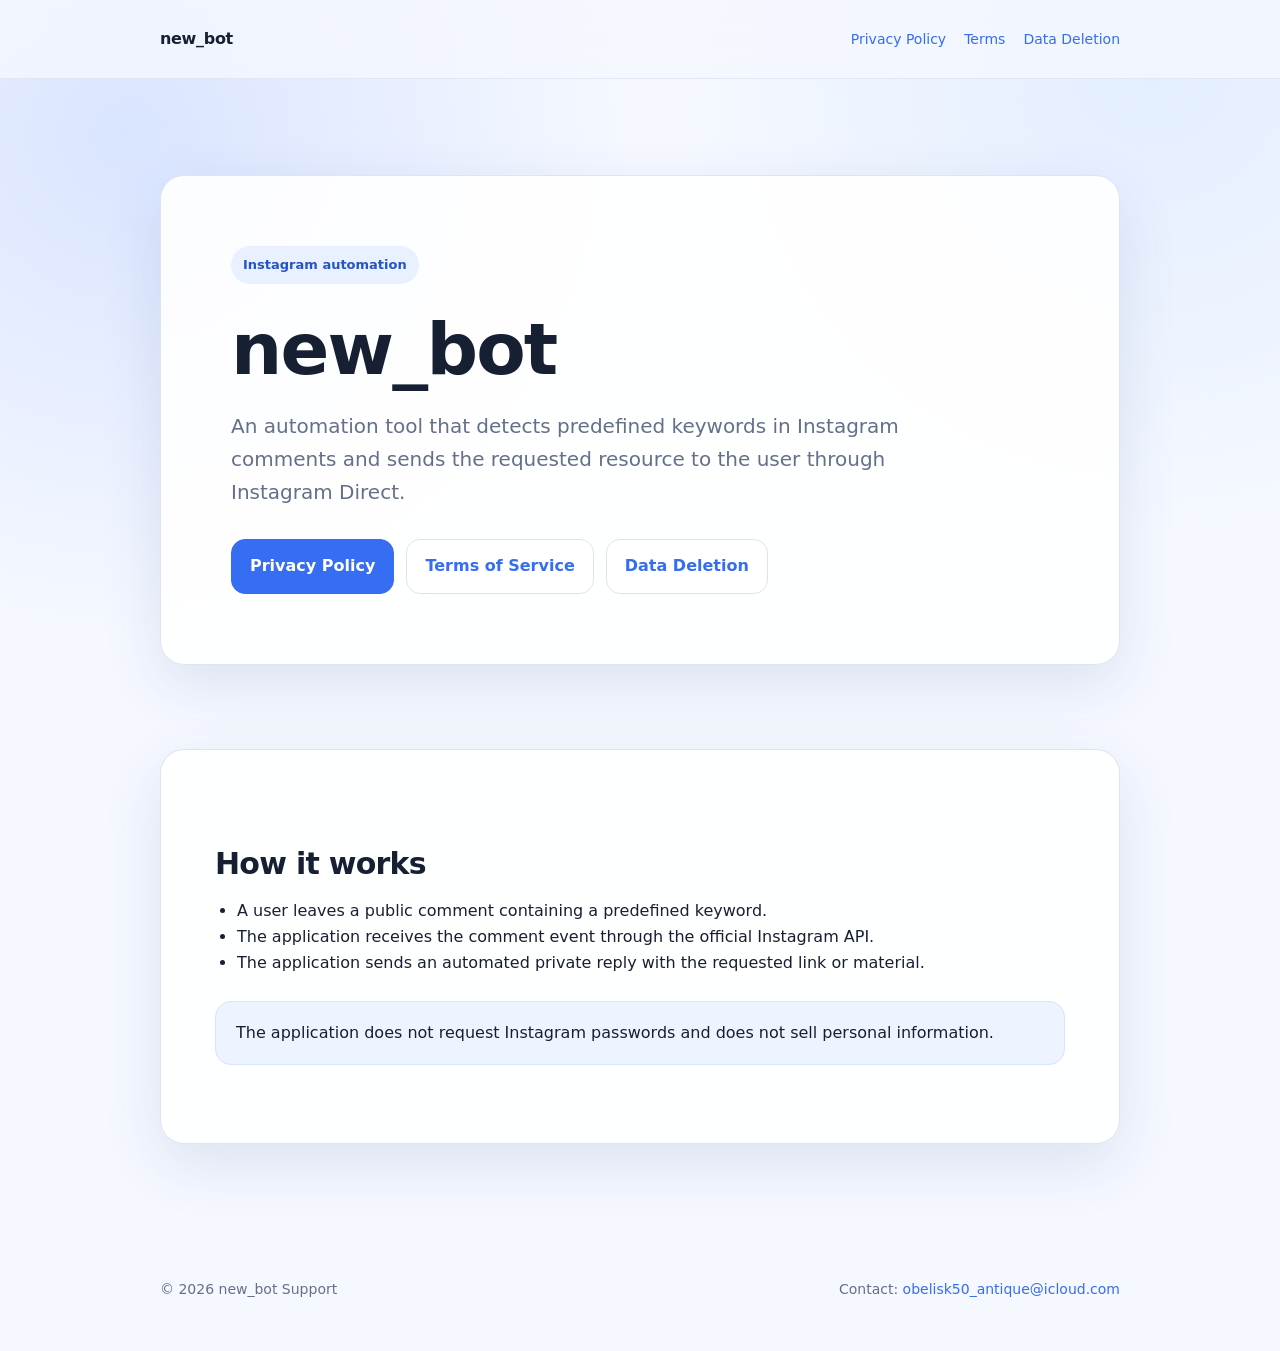
<file: index.html>
<!doctype html>
<html lang="en">
<head>
  <meta charset="utf-8">
  <meta name="viewport" content="width=device-width, initial-scale=1">
  <title>new_bot — Instagram Automation</title>
  <meta name="description" content="new_bot is an Instagram automation tool for keyword-triggered replies and delivery of requested materials.">
  <link rel="stylesheet" href="styles.css">
</head>
<body>

<header>
  <div class="wrap">
    <nav>
      <a class="brand" href="index.html">new_bot</a>
      <div class="navlinks">
        <a href="privacy.html">Privacy Policy</a>
        <a href="terms.html">Terms</a>
        <a href="data-deletion.html">Data Deletion</a>
      </div>
    </nav>
  </div>
</header>

<section class="hero">
  <div class="wrap">
    <div class="hero-card">
      <span class="eyebrow">Instagram automation</span>
      <h1>new_bot</h1>
      <p class="lead">An automation tool that detects predefined keywords in Instagram comments and sends the requested resource to the user through Instagram Direct.</p>
      <div class="actions">
        <a class="button primary" href="privacy.html">Privacy Policy</a>
        <a class="button" href="terms.html">Terms of Service</a>
        <a class="button" href="data-deletion.html">Data Deletion</a>
      </div>
    </div>
  </div>
</section>
<main>
  <div class="wrap">
    <section class="content-card">
      <h2>How it works</h2>
      <ul>
        <li>A user leaves a public comment containing a predefined keyword.</li>
        <li>The application receives the comment event through the official Instagram API.</li>
        <li>The application sends an automated private reply with the requested link or material.</li>
      </ul>
      <div class="notice">The application does not request Instagram passwords and does not sell personal information.</div>
    </section>
  </div>
</main>

<footer>
  <div class="wrap footer-row">
    <span>© 2026 new_bot Support</span>
    <span>Contact: <a href="mailto:obelisk50_antique@icloud.com">obelisk50_antique@icloud.com</a></span>
  </div>
</footer>

</body>
</html>
</file>
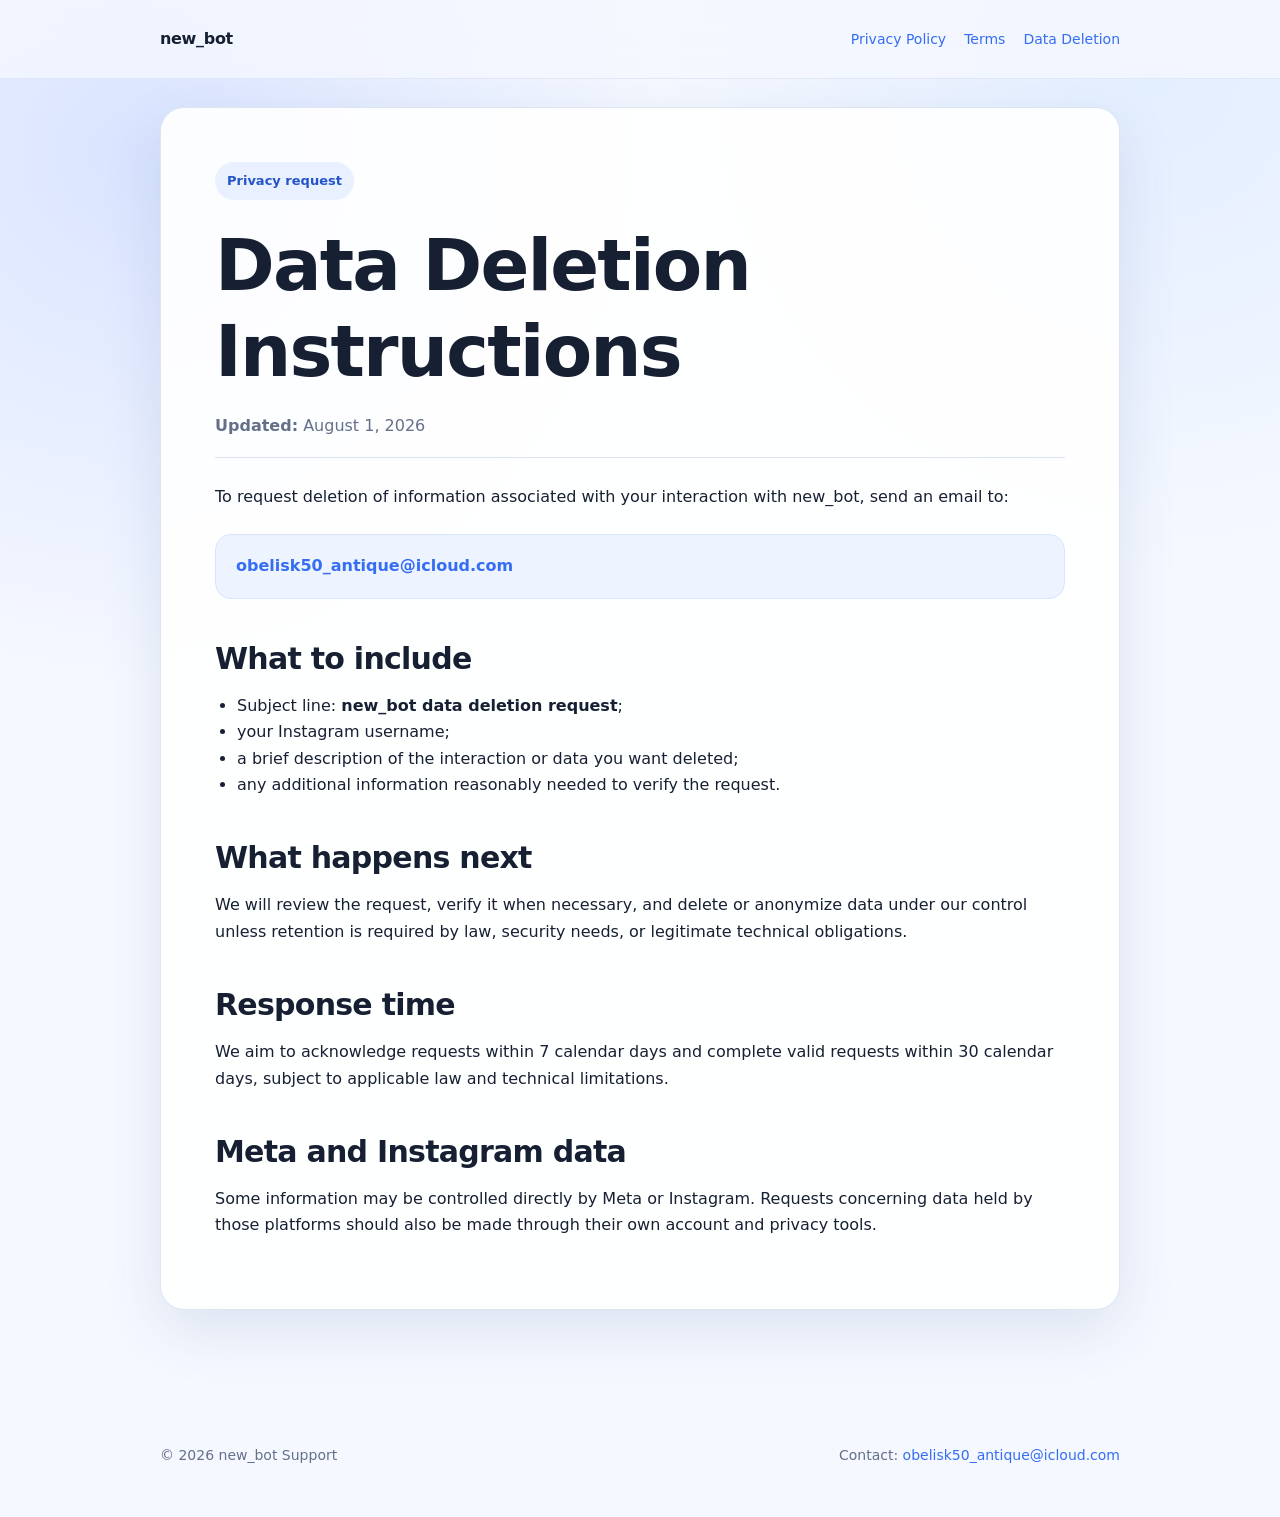
<file: data-deletion.html>
<!doctype html>
<html lang="en">
<head>
  <meta charset="utf-8">
  <meta name="viewport" content="width=device-width, initial-scale=1">
  <title>Data Deletion Instructions — new_bot</title>
  <link rel="stylesheet" href="styles.css">
</head>
<body>

<header>
  <div class="wrap">
    <nav>
      <a class="brand" href="index.html">new_bot</a>
      <div class="navlinks">
        <a href="privacy.html">Privacy Policy</a>
        <a href="terms.html">Terms</a>
        <a href="data-deletion.html">Data Deletion</a>
      </div>
    </nav>
  </div>
</header>

<main>
  <div class="wrap">
    <article class="content-card">
      <span class="eyebrow">Privacy request</span>
      <h1>Data Deletion Instructions</h1>
      <p class="meta"><strong>Updated:</strong> August 1, 2026</p>

      <p>To request deletion of information associated with your interaction with new_bot, send an email to:</p>

      <div class="notice">
        <strong><a href="mailto:obelisk50_antique@icloud.com?subject=new_bot%20data%20deletion%20request">obelisk50_antique@icloud.com</a></strong>
      </div>

      <h2>What to include</h2>
      <ul>
        <li>Subject line: <strong>new_bot data deletion request</strong>;</li>
        <li>your Instagram username;</li>
        <li>a brief description of the interaction or data you want deleted;</li>
        <li>any additional information reasonably needed to verify the request.</li>
      </ul>

      <h2>What happens next</h2>
      <p>We will review the request, verify it when necessary, and delete or anonymize data under our control unless retention is required by law, security needs, or legitimate technical obligations.</p>

      <h2>Response time</h2>
      <p>We aim to acknowledge requests within 7 calendar days and complete valid requests within 30 calendar days, subject to applicable law and technical limitations.</p>

      <h2>Meta and Instagram data</h2>
      <p>Some information may be controlled directly by Meta or Instagram. Requests concerning data held by those platforms should also be made through their own account and privacy tools.</p>
    </article>
  </div>
</main>

<footer>
  <div class="wrap footer-row">
    <span>© 2026 new_bot Support</span>
    <span>Contact: <a href="mailto:obelisk50_antique@icloud.com">obelisk50_antique@icloud.com</a></span>
  </div>
</footer>

</body>
</html>
</file>
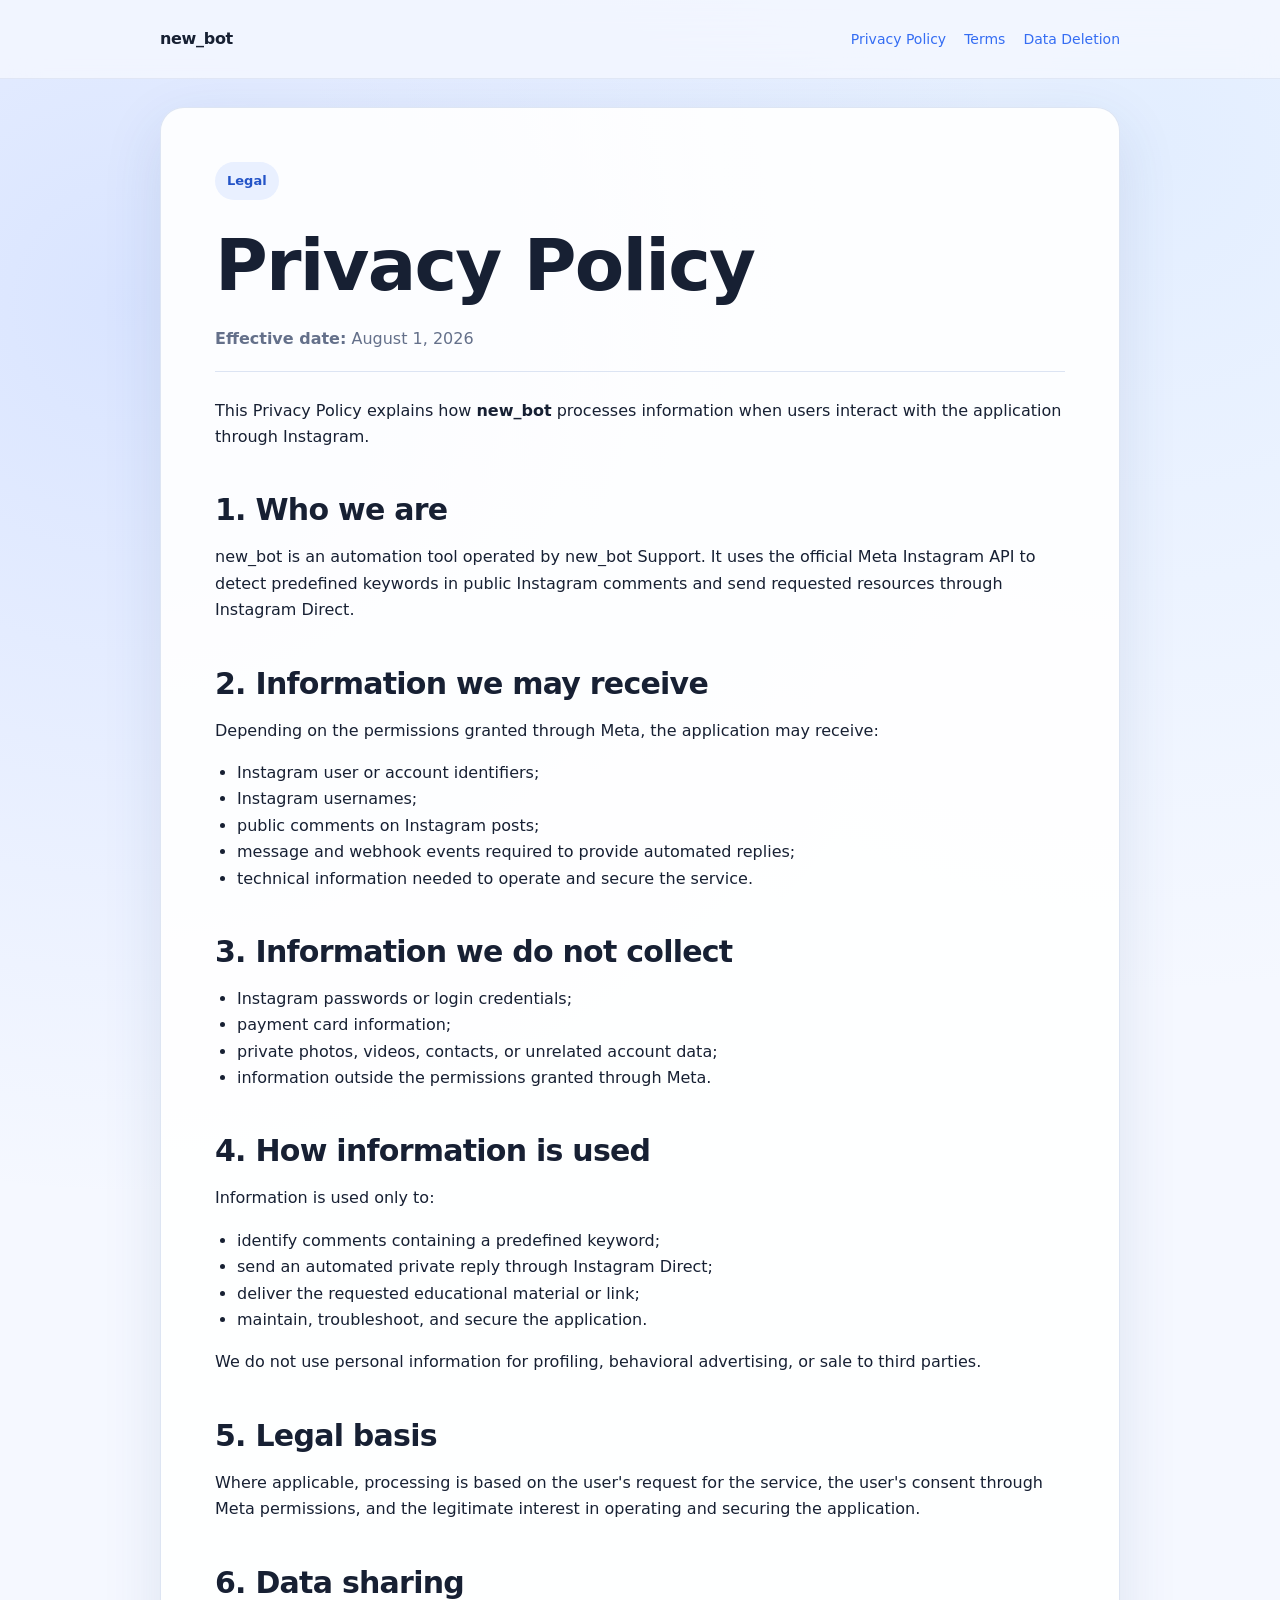
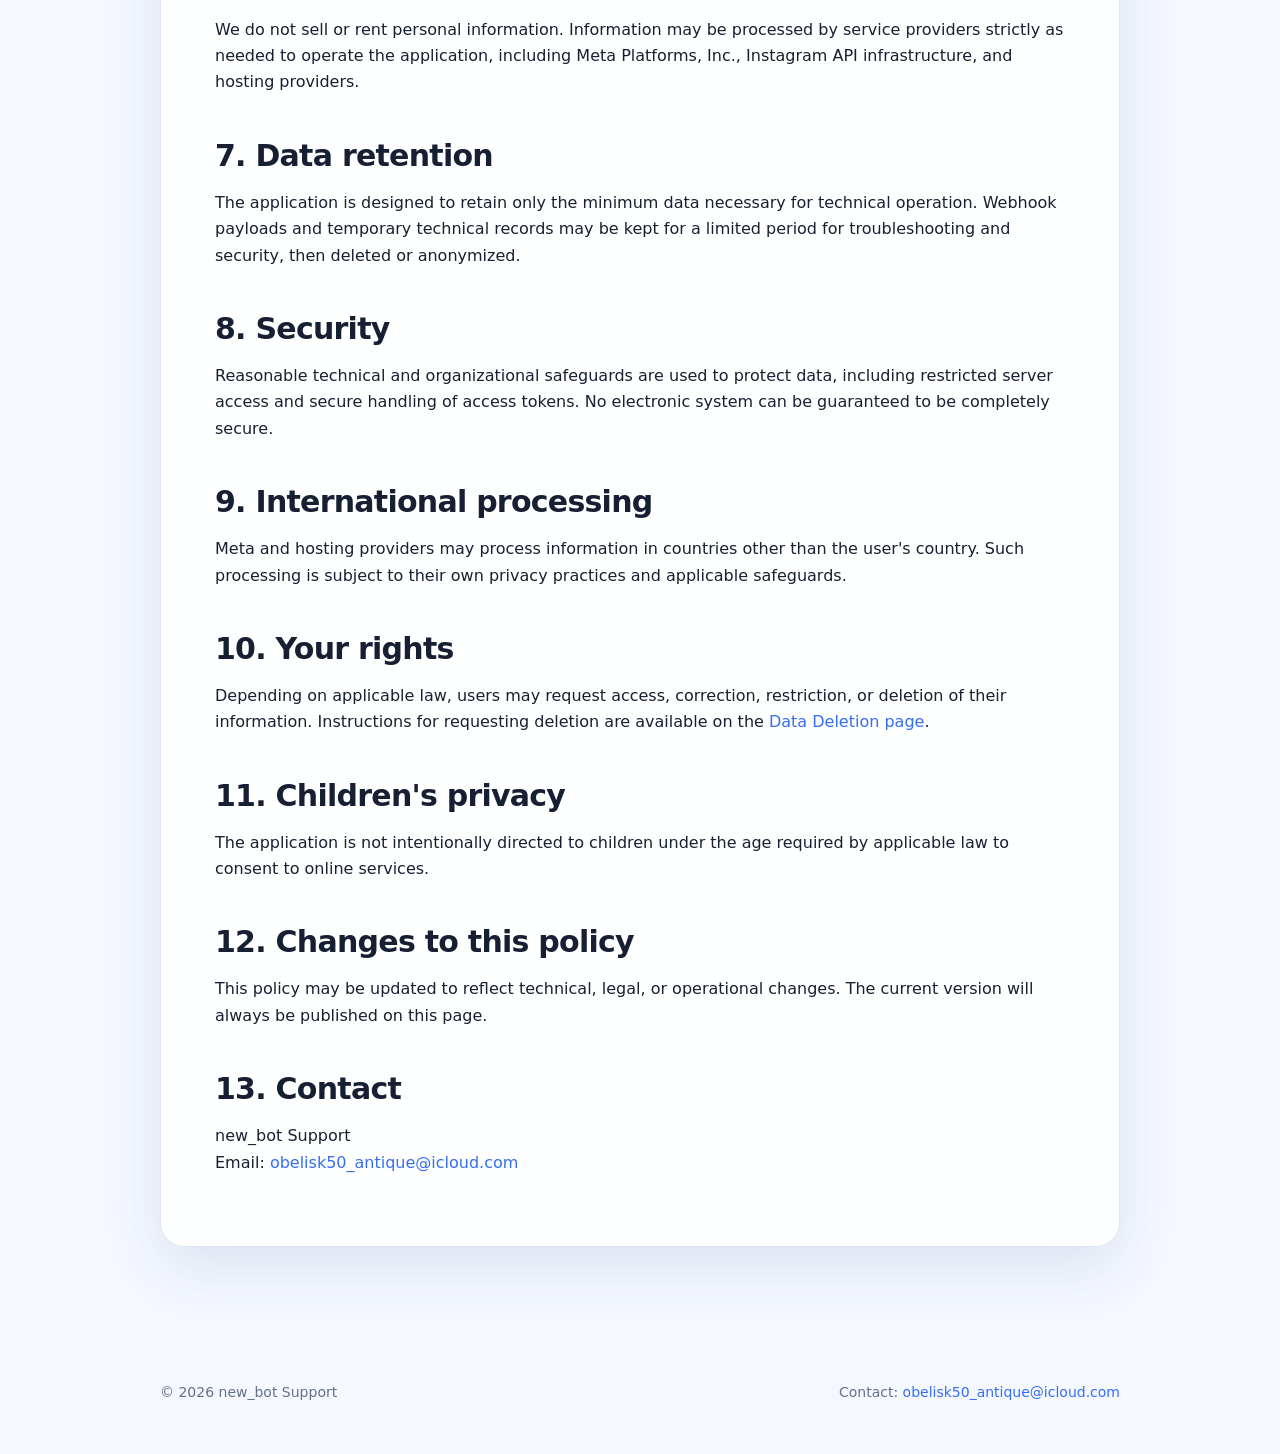
<file: privacy.html>
<!doctype html>
<html lang="en">
<head>
  <meta charset="utf-8">
  <meta name="viewport" content="width=device-width, initial-scale=1">
  <title>Privacy Policy — new_bot</title>
  <link rel="stylesheet" href="styles.css">
</head>
<body>

<header>
  <div class="wrap">
    <nav>
      <a class="brand" href="index.html">new_bot</a>
      <div class="navlinks">
        <a href="privacy.html">Privacy Policy</a>
        <a href="terms.html">Terms</a>
        <a href="data-deletion.html">Data Deletion</a>
      </div>
    </nav>
  </div>
</header>

<main>
  <div class="wrap">
    <article class="content-card">
      <span class="eyebrow">Legal</span>
      <h1>Privacy Policy</h1>
      <p class="meta"><strong>Effective date:</strong> August 1, 2026</p>

      <p>This Privacy Policy explains how <strong>new_bot</strong> processes information when users interact with the application through Instagram.</p>

      <h2>1. Who we are</h2>
      <p>new_bot is an automation tool operated by new_bot Support. It uses the official Meta Instagram API to detect predefined keywords in public Instagram comments and send requested resources through Instagram Direct.</p>

      <h2>2. Information we may receive</h2>
      <p>Depending on the permissions granted through Meta, the application may receive:</p>
      <ul>
        <li>Instagram user or account identifiers;</li>
        <li>Instagram usernames;</li>
        <li>public comments on Instagram posts;</li>
        <li>message and webhook events required to provide automated replies;</li>
        <li>technical information needed to operate and secure the service.</li>
      </ul>

      <h2>3. Information we do not collect</h2>
      <ul>
        <li>Instagram passwords or login credentials;</li>
        <li>payment card information;</li>
        <li>private photos, videos, contacts, or unrelated account data;</li>
        <li>information outside the permissions granted through Meta.</li>
      </ul>

      <h2>4. How information is used</h2>
      <p>Information is used only to:</p>
      <ul>
        <li>identify comments containing a predefined keyword;</li>
        <li>send an automated private reply through Instagram Direct;</li>
        <li>deliver the requested educational material or link;</li>
        <li>maintain, troubleshoot, and secure the application.</li>
      </ul>
      <p>We do not use personal information for profiling, behavioral advertising, or sale to third parties.</p>

      <h2>5. Legal basis</h2>
      <p>Where applicable, processing is based on the user's request for the service, the user's consent through Meta permissions, and the legitimate interest in operating and securing the application.</p>

      <h2>6. Data sharing</h2>
      <p>We do not sell or rent personal information. Information may be processed by service providers strictly as needed to operate the application, including Meta Platforms, Inc., Instagram API infrastructure, and hosting providers.</p>

      <h2>7. Data retention</h2>
      <p>The application is designed to retain only the minimum data necessary for technical operation. Webhook payloads and temporary technical records may be kept for a limited period for troubleshooting and security, then deleted or anonymized.</p>

      <h2>8. Security</h2>
      <p>Reasonable technical and organizational safeguards are used to protect data, including restricted server access and secure handling of access tokens. No electronic system can be guaranteed to be completely secure.</p>

      <h2>9. International processing</h2>
      <p>Meta and hosting providers may process information in countries other than the user's country. Such processing is subject to their own privacy practices and applicable safeguards.</p>

      <h2>10. Your rights</h2>
      <p>Depending on applicable law, users may request access, correction, restriction, or deletion of their information. Instructions for requesting deletion are available on the <a href="data-deletion.html">Data Deletion page</a>.</p>

      <h2>11. Children's privacy</h2>
      <p>The application is not intentionally directed to children under the age required by applicable law to consent to online services.</p>

      <h2>12. Changes to this policy</h2>
      <p>This policy may be updated to reflect technical, legal, or operational changes. The current version will always be published on this page.</p>

      <h2>13. Contact</h2>
      <p>new_bot Support<br>
      Email: <a href="mailto:obelisk50_antique@icloud.com">obelisk50_antique@icloud.com</a></p>
    </article>
  </div>
</main>

<footer>
  <div class="wrap footer-row">
    <span>© 2026 new_bot Support</span>
    <span>Contact: <a href="mailto:obelisk50_antique@icloud.com">obelisk50_antique@icloud.com</a></span>
  </div>
</footer>

</body>
</html>
</file>
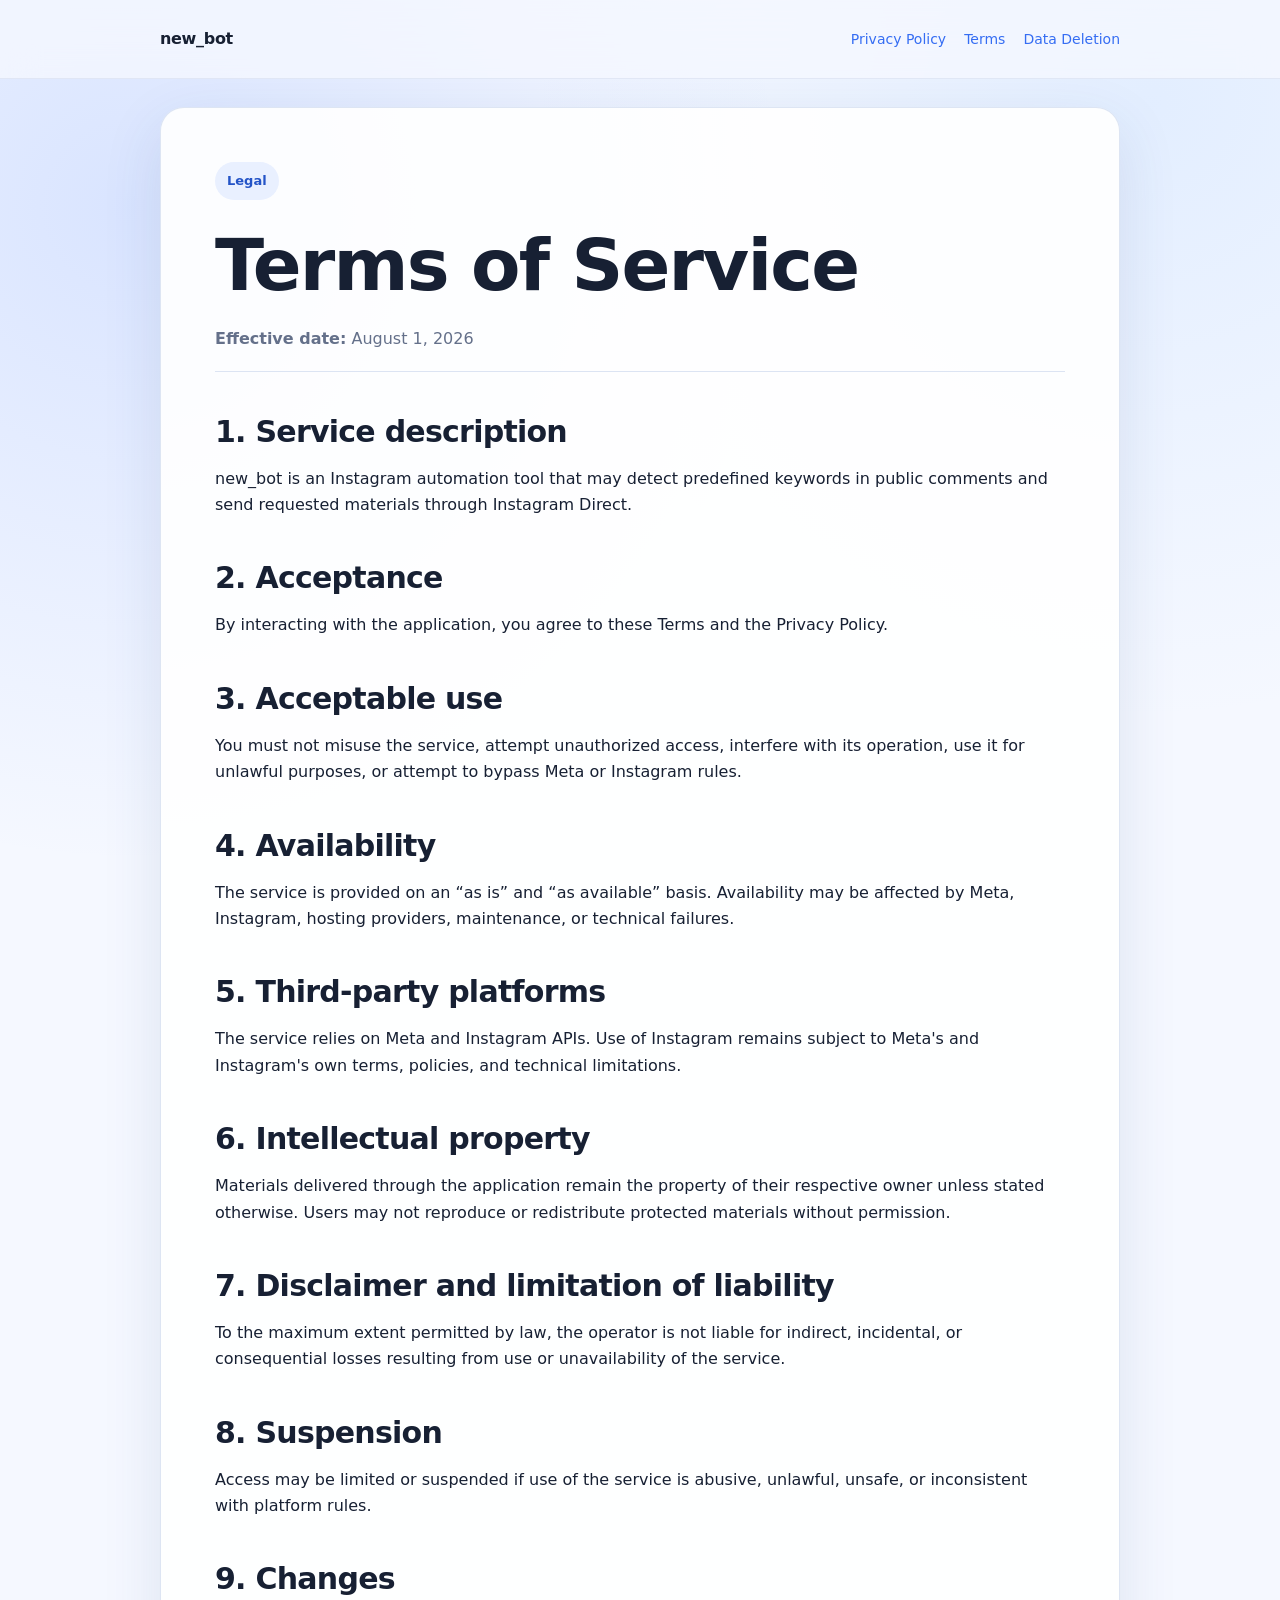
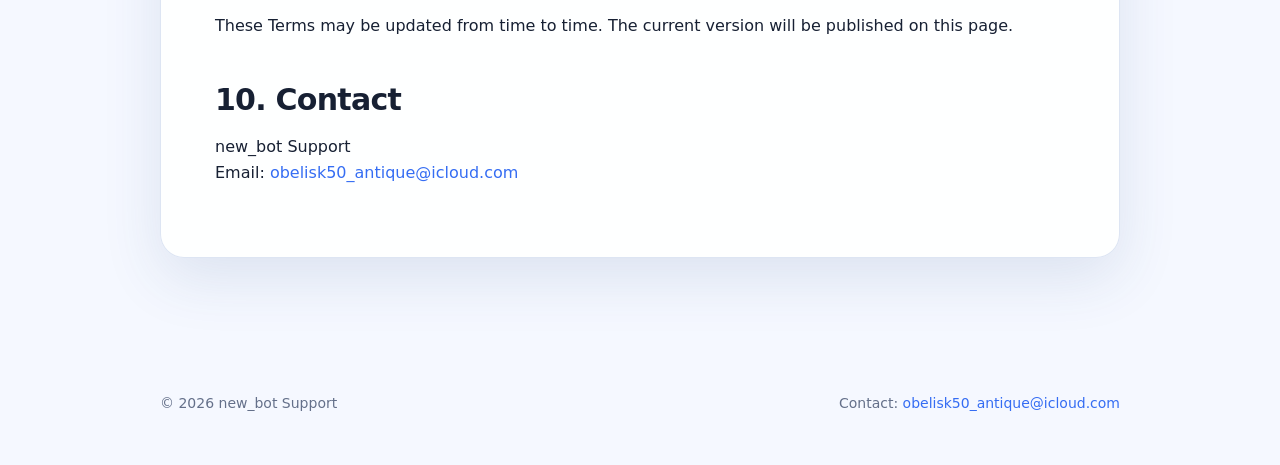
<file: terms.html>
<!doctype html>
<html lang="en">
<head>
  <meta charset="utf-8">
  <meta name="viewport" content="width=device-width, initial-scale=1">
  <title>Terms of Service — new_bot</title>
  <link rel="stylesheet" href="styles.css">
</head>
<body>

<header>
  <div class="wrap">
    <nav>
      <a class="brand" href="index.html">new_bot</a>
      <div class="navlinks">
        <a href="privacy.html">Privacy Policy</a>
        <a href="terms.html">Terms</a>
        <a href="data-deletion.html">Data Deletion</a>
      </div>
    </nav>
  </div>
</header>

<main>
  <div class="wrap">
    <article class="content-card">
      <span class="eyebrow">Legal</span>
      <h1>Terms of Service</h1>
      <p class="meta"><strong>Effective date:</strong> August 1, 2026</p>

      <h2>1. Service description</h2>
      <p>new_bot is an Instagram automation tool that may detect predefined keywords in public comments and send requested materials through Instagram Direct.</p>

      <h2>2. Acceptance</h2>
      <p>By interacting with the application, you agree to these Terms and the Privacy Policy.</p>

      <h2>3. Acceptable use</h2>
      <p>You must not misuse the service, attempt unauthorized access, interfere with its operation, use it for unlawful purposes, or attempt to bypass Meta or Instagram rules.</p>

      <h2>4. Availability</h2>
      <p>The service is provided on an “as is” and “as available” basis. Availability may be affected by Meta, Instagram, hosting providers, maintenance, or technical failures.</p>

      <h2>5. Third-party platforms</h2>
      <p>The service relies on Meta and Instagram APIs. Use of Instagram remains subject to Meta's and Instagram's own terms, policies, and technical limitations.</p>

      <h2>6. Intellectual property</h2>
      <p>Materials delivered through the application remain the property of their respective owner unless stated otherwise. Users may not reproduce or redistribute protected materials without permission.</p>

      <h2>7. Disclaimer and limitation of liability</h2>
      <p>To the maximum extent permitted by law, the operator is not liable for indirect, incidental, or consequential losses resulting from use or unavailability of the service.</p>

      <h2>8. Suspension</h2>
      <p>Access may be limited or suspended if use of the service is abusive, unlawful, unsafe, or inconsistent with platform rules.</p>

      <h2>9. Changes</h2>
      <p>These Terms may be updated from time to time. The current version will be published on this page.</p>

      <h2>10. Contact</h2>
      <p>new_bot Support<br>
      Email: <a href="mailto:obelisk50_antique@icloud.com">obelisk50_antique@icloud.com</a></p>
    </article>
  </div>
</main>

<footer>
  <div class="wrap footer-row">
    <span>© 2026 new_bot Support</span>
    <span>Contact: <a href="mailto:obelisk50_antique@icloud.com">obelisk50_antique@icloud.com</a></span>
  </div>
</footer>

</body>
</html>
</file>
<file: styles.css>
:root {
  --bg: #f5f8ff;
  --card: rgba(255,255,255,.9);
  --text: #172033;
  --muted: #64708a;
  --line: #dce4f3;
  --accent: #356df3;
  --accent-dark: #2454c7;
  --shadow: 0 20px 60px rgba(40, 70, 130, .12);
  --radius: 24px;
}
* { box-sizing: border-box; }
html { scroll-behavior: smooth; }
body {
  margin: 0;
  font-family: Inter, ui-sans-serif, system-ui, -apple-system, BlinkMacSystemFont, "Segoe UI", sans-serif;
  color: var(--text);
  background:
    radial-gradient(circle at 10% 10%, rgba(91,139,255,.18), transparent 30%),
    radial-gradient(circle at 90% 5%, rgba(153,197,255,.2), transparent 27%),
    var(--bg);
  line-height: 1.65;
}
a { color: var(--accent); text-decoration: none; }
a:hover { color: var(--accent-dark); }
.wrap { width: min(960px, calc(100% - 32px)); margin: 0 auto; }
header {
  padding: 26px 0;
  position: sticky;
  top: 0;
  z-index: 10;
  backdrop-filter: blur(18px);
  background: rgba(245,248,255,.78);
  border-bottom: 1px solid rgba(220,228,243,.8);
}
nav { display: flex; align-items: center; justify-content: space-between; gap: 24px; }
.brand { font-weight: 800; letter-spacing: -.02em; color: var(--text); }
.navlinks { display: flex; gap: 18px; flex-wrap: wrap; font-size: 14px; }
.hero { padding: 96px 0 56px; }
.hero-card, .content-card {
  background: var(--card);
  border: 1px solid rgba(220,228,243,.95);
  border-radius: var(--radius);
  box-shadow: var(--shadow);
}
.hero-card { padding: clamp(34px, 7vw, 70px); }
.eyebrow {
  display: inline-flex;
  padding: 8px 12px;
  border-radius: 999px;
  background: #e9f0ff;
  color: var(--accent-dark);
  font-size: 13px;
  font-weight: 700;
  margin-bottom: 22px;
}
h1, h2, h3 { line-height: 1.2; letter-spacing: -.025em; }
h1 { font-size: clamp(42px, 7vw, 72px); margin: 0 0 18px; }
h2 { font-size: 30px; margin: 42px 0 14px; }
h3 { font-size: 20px; margin: 28px 0 10px; }
.lead { font-size: 20px; color: var(--muted); max-width: 700px; margin: 0; }
.actions { display: flex; gap: 12px; flex-wrap: wrap; margin-top: 30px; }
.button {
  display: inline-flex;
  align-items: center;
  justify-content: center;
  padding: 13px 18px;
  border-radius: 14px;
  font-weight: 700;
  border: 1px solid var(--line);
  background: white;
}
.button.primary { background: var(--accent); color: white; border-color: var(--accent); }
main { padding-bottom: 72px; }
.content-card { padding: clamp(28px, 5vw, 54px); margin: 28px 0; }
.meta {
  color: var(--muted);
  border-bottom: 1px solid var(--line);
  padding-bottom: 18px;
  margin-bottom: 26px;
}
ul { padding-left: 22px; }
.notice {
  padding: 18px 20px;
  border-radius: 16px;
  background: #eef4ff;
  border: 1px solid #d8e5ff;
  margin: 24px 0;
}
footer {
  padding: 34px 0 50px;
  color: var(--muted);
  font-size: 14px;
}
.footer-row { display: flex; justify-content: space-between; gap: 18px; flex-wrap: wrap; }
@media (max-width: 700px) {
  header { position: static; }
  nav { align-items: flex-start; flex-direction: column; }
  .hero { padding-top: 48px; }
}
</file>
